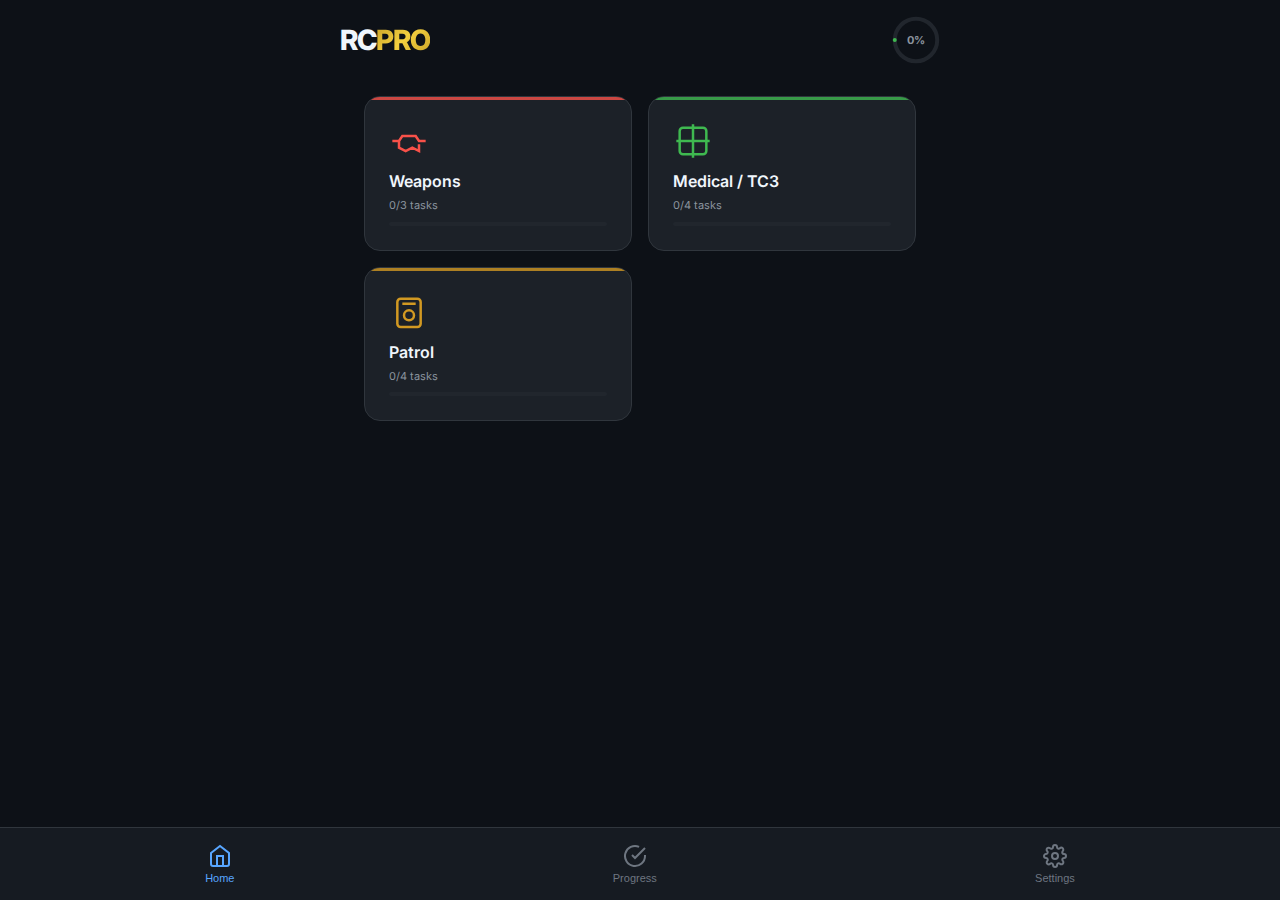
<file: index.html>
<!DOCTYPE html>
<html lang="en">
<head>
  <meta charset="UTF-8">
  <meta name="viewport" content="width=device-width, initial-scale=1.0, user-scalable=no">
  <meta name="theme-color" content="#1a1a2e">
  <meta name="apple-mobile-web-app-capable" content="yes">
  <meta name="apple-mobile-web-app-status-bar-style" content="black-translucent">
  <meta name="description" content="Ranger Challenge Training App - Study standards, track progress, and prepare for competition">
  
  <title>RC PRO - Ranger Challenge</title>
  
  <link rel="manifest" href="manifest.json">
  <link rel="apple-touch-icon" href="icons/icon-192.png">
  <link rel="preconnect" href="https://fonts.googleapis.com">
  <link rel="preconnect" href="https://fonts.gstatic.com" crossorigin>
  <link href="https://fonts.googleapis.com/css2?family=Inter:wght@400;500;600;700;800&display=swap" rel="stylesheet">
  <link rel="stylesheet" href="styles.css">
</head>
<body>
  <div id="app">
    <!-- Header -->
    <header class="header">
      <div class="header-content">
        <h1 class="logo">RC<span>PRO</span></h1>
        <div class="progress-ring">
          <svg viewBox="0 0 36 36">
            <path class="progress-bg" d="M18 2.0845 a 15.9155 15.9155 0 0 1 0 31.831 a 15.9155 15.9155 0 0 1 0 -31.831"/>
            <path class="progress-bar" stroke-dasharray="0, 100" d="M18 2.0845 a 15.9155 15.9155 0 0 1 0 31.831 a 15.9155 15.9155 0 0 1 0 -31.831"/>
          </svg>
          <span class="progress-text">0%</span>
        </div>
      </div>
    </header>

    <!-- Main Navigation -->
    <main class="main">
      <div class="category-grid" id="categories">
        <!-- Categories injected by JS -->
      </div>

      <!-- Task List View (hidden by default) -->
      <div class="task-view hidden" id="taskView">
        <button class="back-btn" id="backBtn">
          <svg viewBox="0 0 24 24" fill="none" stroke="currentColor" stroke-width="2">
            <path d="M19 12H5M12 19l-7-7 7-7"/>
          </svg>
          Back
        </button>
        <h2 class="task-view-title" id="taskViewTitle"></h2>
        <div class="task-list" id="taskList">
          <!-- Tasks injected by JS -->
        </div>
      </div>

      <!-- Task Detail View (hidden by default) -->
      <div class="detail-view hidden" id="detailView">
        <button class="back-btn" id="detailBackBtn">
          <svg viewBox="0 0 24 24" fill="none" stroke="currentColor" stroke-width="2">
            <path d="M19 12H5M12 19l-7-7 7-7"/>
          </svg>
          Back
        </button>
        <article class="detail-content" id="detailContent">
          <!-- Detail content injected by JS -->
        </article>
      </div>
    </main>

    <!-- Bottom Nav -->
    <nav class="bottom-nav">
      <button class="nav-btn active" data-view="home">
        <svg viewBox="0 0 24 24" fill="none" stroke="currentColor" stroke-width="2">
          <path d="M3 9l9-7 9 7v11a2 2 0 0 1-2 2H5a2 2 0 0 1-2-2z"/>
          <polyline points="9,22 9,12 15,12 15,22"/>
        </svg>
        <span>Home</span>
      </button>
      <button class="nav-btn" data-view="progress">
        <svg viewBox="0 0 24 24" fill="none" stroke="currentColor" stroke-width="2">
          <path d="M22 11.08V12a10 10 0 1 1-5.93-9.14"/>
          <polyline points="22 4 12 14.01 9 11.01"/>
        </svg>
        <span>Progress</span>
      </button>
      <button class="nav-btn" data-view="settings">
        <svg viewBox="0 0 24 24" fill="none" stroke="currentColor" stroke-width="2">
          <circle cx="12" cy="12" r="3"/>
          <path d="M19.4 15a1.65 1.65 0 0 0 .33 1.82l.06.06a2 2 0 0 1 0 2.83 2 2 0 0 1-2.83 0l-.06-.06a1.65 1.65 0 0 0-1.82-.33 1.65 1.65 0 0 0-1 1.51V21a2 2 0 0 1-2 2 2 2 0 0 1-2-2v-.09A1.65 1.65 0 0 0 9 19.4a1.65 1.65 0 0 0-1.82.33l-.06.06a2 2 0 0 1-2.83 0 2 2 0 0 1 0-2.83l.06-.06a1.65 1.65 0 0 0 .33-1.82 1.65 1.65 0 0 0-1.51-1H3a2 2 0 0 1-2-2 2 2 0 0 1 2-2h.09A1.65 1.65 0 0 0 4.6 9a1.65 1.65 0 0 0-.33-1.82l-.06-.06a2 2 0 0 1 0-2.83 2 2 0 0 1 2.83 0l.06.06a1.65 1.65 0 0 0 1.82.33H9a1.65 1.65 0 0 0 1-1.51V3a2 2 0 0 1 2-2 2 2 0 0 1 2 2v.09a1.65 1.65 0 0 0 1 1.51 1.65 1.65 0 0 0 1.82-.33l.06-.06a2 2 0 0 1 2.83 0 2 2 0 0 1 0 2.83l-.06.06a1.65 1.65 0 0 0-.33 1.82V9a1.65 1.65 0 0 0 1.51 1H21a2 2 0 0 1 2 2 2 2 0 0 1-2 2h-.09a1.65 1.65 0 0 0-1.51 1z"/>
        </svg>
        <span>Settings</span>
      </button>
    </nav>
  </div>

  <script src="data.js"></script>
  <script src="app.js"></script>
</body>
</html>
</file>
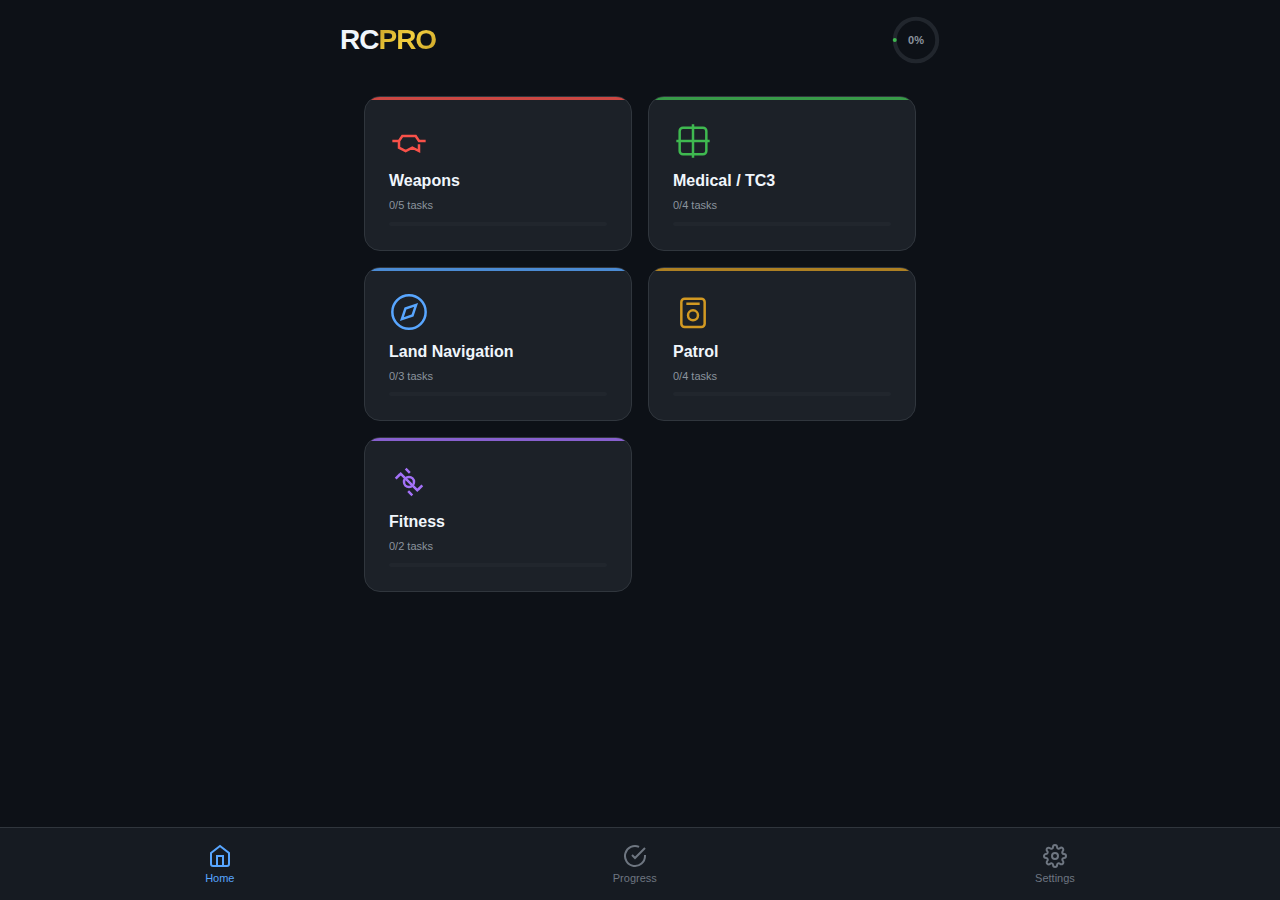
<file: ranger-challenge/index.html>
<!DOCTYPE html>
<html lang="en">

<head>
  <meta charset="UTF-8">
  <meta name="viewport" content="width=device-width, initial-scale=1.0, user-scalable=no">
  <meta name="theme-color" content="#1a1a2e">
  <meta name="apple-mobile-web-app-capable" content="yes">
  <meta name="apple-mobile-web-app-status-bar-style" content="black-translucent">
  <meta name="description"
    content="Ranger Challenge Training App - Study standards, track progress, and prepare for competition">

  <title>EIB PRO 2- Ranger Challenge Ed.</title>

  <link rel="manifest" href="manifest.json">
  <link rel="apple-touch-icon" href="icons/icon-192.png">
  <link rel="preconnect" href="https://fonts.googleapis.com">
  <link rel="preconnect" href="https://fonts.gstatic.com" crossorigin>
  <link href="https://fonts.googleapis.com/css2?family=Inter:wght@400;500;600;700;800&display=swap" rel="stylesheet">
  <link rel="stylesheet" href="styles.css">
</head>

<body>
  <div id="app">
    <!-- Header -->
    <header class="header">
      <div class="header-content">
        <h1 class="logo">RC<span>PRO</span></h1>
        <div class="progress-ring">
          <svg viewBox="0 0 36 36">
            <path class="progress-bg"
              d="M18 2.0845 a 15.9155 15.9155 0 0 1 0 31.831 a 15.9155 15.9155 0 0 1 0 -31.831" />
            <path class="progress-bar" stroke-dasharray="0, 100"
              d="M18 2.0845 a 15.9155 15.9155 0 0 1 0 31.831 a 15.9155 15.9155 0 0 1 0 -31.831" />
          </svg>
          <span class="progress-text">0%</span>
        </div>
      </div>
    </header>

    <!-- Main Navigation -->
    <main class="main">
      <div class="category-grid" id="categories">
        <!-- Categories injected by JS -->
      </div>

      <!-- Task List View (hidden by default) -->
      <div class="task-view hidden" id="taskView">
        <button class="back-btn" id="backBtn">
          <svg viewBox="0 0 24 24" fill="none" stroke="currentColor" stroke-width="2">
            <path d="M19 12H5M12 19l-7-7 7-7" />
          </svg>
          Back
        </button>
        <h2 class="task-view-title" id="taskViewTitle"></h2>
        <div class="task-list" id="taskList">
          <!-- Tasks injected by JS -->
        </div>
      </div>

      <!-- Task Detail View (hidden by default) -->
      <div class="detail-view hidden" id="detailView">
        <button class="back-btn" id="detailBackBtn">
          <svg viewBox="0 0 24 24" fill="none" stroke="currentColor" stroke-width="2">
            <path d="M19 12H5M12 19l-7-7 7-7" />
          </svg>
          Back
        </button>
        <article class="detail-content" id="detailContent">
          <!-- Detail content injected by JS -->
        </article>
      </div>
    </main>

    <!-- Bottom Nav -->
    <nav class="bottom-nav">
      <button class="nav-btn active" data-view="home">
        <svg viewBox="0 0 24 24" fill="none" stroke="currentColor" stroke-width="2">
          <path d="M3 9l9-7 9 7v11a2 2 0 0 1-2 2H5a2 2 0 0 1-2-2z" />
          <polyline points="9,22 9,12 15,12 15,22" />
        </svg>
        <span>Home</span>
      </button>
      <button class="nav-btn" data-view="progress">
        <svg viewBox="0 0 24 24" fill="none" stroke="currentColor" stroke-width="2">
          <path d="M22 11.08V12a10 10 0 1 1-5.93-9.14" />
          <polyline points="22 4 12 14.01 9 11.01" />
        </svg>
        <span>Progress</span>
      </button>
      <button class="nav-btn" data-view="settings">
        <svg viewBox="0 0 24 24" fill="none" stroke="currentColor" stroke-width="2">
          <circle cx="12" cy="12" r="3" />
          <path
            d="M19.4 15a1.65 1.65 0 0 0 .33 1.82l.06.06a2 2 0 0 1 0 2.83 2 2 0 0 1-2.83 0l-.06-.06a1.65 1.65 0 0 0-1.82-.33 1.65 1.65 0 0 0-1 1.51V21a2 2 0 0 1-2 2 2 2 0 0 1-2-2v-.09A1.65 1.65 0 0 0 9 19.4a1.65 1.65 0 0 0-1.82.33l-.06.06a2 2 0 0 1-2.83 0 2 2 0 0 1 0-2.83l.06-.06a1.65 1.65 0 0 0 .33-1.82 1.65 1.65 0 0 0-1.51-1H3a2 2 0 0 1-2-2 2 2 0 0 1 2-2h.09A1.65 1.65 0 0 0 4.6 9a1.65 1.65 0 0 0-.33-1.82l-.06-.06a2 2 0 0 1 0-2.83 2 2 0 0 1 2.83 0l.06.06a1.65 1.65 0 0 0 1.82.33H9a1.65 1.65 0 0 0 1-1.51V3a2 2 0 0 1 2-2 2 2 0 0 1 2 2v.09a1.65 1.65 0 0 0 1 1.51 1.65 1.65 0 0 0 1.82-.33l.06-.06a2 2 0 0 1 2.83 0 2 2 0 0 1 0 2.83l-.06.06a1.65 1.65 0 0 0-.33 1.82V9a1.65 1.65 0 0 0 1.51 1H21a2 2 0 0 1 2 2 2 2 0 0 1-2 2h-.09a1.65 1.65 0 0 0-1.51 1z" />
        </svg>
        <span>Settings</span>
      </button>
    </nav>
  </div>

  <script src="data.js"></script>
  <script src="app.js"></script>
</body>

</html>
</file>
<file: styles.css>
/* ===== CSS Variables / Design Tokens ===== */
:root {
  /* Colors - Dark Military Theme */
  --bg-primary: #0d1117;
  --bg-secondary: #161b22;
  --bg-tertiary: #21262d;
  --bg-card: #1c2128;
  --bg-card-hover: #252c35;

  --accent-primary: #58a6ff;
  --accent-success: #3fb950;
  --accent-warning: #d29922;
  --accent-danger: #f85149;
  --accent-gold: #c9a227;

  --text-primary: #f0f6fc;
  --text-secondary: #8b949e;
  --text-muted: #6e7681;

  --border-color: #30363d;
  --border-highlight: #58a6ff40;

  /* Gradients */
  --gradient-gold: linear-gradient(135deg, #c9a227 0%, #f4d03f 50%, #c9a227 100%);
  --gradient-accent: linear-gradient(135deg, #58a6ff 0%, #79c0ff 100%);
  --gradient-card: linear-gradient(180deg, rgba(88, 166, 255, 0.08) 0%, transparent 100%);

  /* Shadows */
  --shadow-sm: 0 1px 2px rgba(0, 0, 0, 0.3);
  --shadow-md: 0 4px 12px rgba(0, 0, 0, 0.4);
  --shadow-lg: 0 8px 24px rgba(0, 0, 0, 0.5);
  --shadow-glow: 0 0 20px rgba(88, 166, 255, 0.3);

  /* Spacing */
  --space-xs: 4px;
  --space-sm: 8px;
  --space-md: 16px;
  --space-lg: 24px;
  --space-xl: 32px;
  --space-2xl: 48px;

  /* Border Radius */
  --radius-sm: 8px;
  --radius-md: 12px;
  --radius-lg: 16px;
  --radius-full: 9999px;

  /* Typography */
  --font-family: 'Inter', -apple-system, BlinkMacSystemFont, 'Segoe UI', sans-serif;
  --font-size-xs: 11px;
  --font-size-sm: 13px;
  --font-size-base: 15px;
  --font-size-lg: 18px;
  --font-size-xl: 22px;
  --font-size-2xl: 28px;
  --font-size-3xl: 36px;

  /* Transitions */
  --transition-fast: 150ms ease;
  --transition-base: 250ms ease;
  --transition-slow: 400ms ease;

  /* Safe areas for iOS */
  --safe-top: env(safe-area-inset-top);
  --safe-bottom: env(safe-area-inset-bottom);
}

/* ===== Reset & Base ===== */
*,
*::before,
*::after {
  box-sizing: border-box;
  margin: 0;
  padding: 0;
}

html {
  -webkit-tap-highlight-color: transparent;
  -webkit-font-smoothing: antialiased;
  -moz-osx-font-smoothing: grayscale;
}

body {
  font-family: var(--font-family);
  font-size: var(--font-size-base);
  line-height: 1.5;
  color: var(--text-primary);
  background: var(--bg-primary);
  min-height: 100vh;
  overflow-x: hidden;
}

#app {
  display: flex;
  flex-direction: column;
  min-height: 100vh;
  min-height: 100dvh;
}

/* ===== Header ===== */
.header {
  position: sticky;
  top: 0;
  z-index: 100;
  background: linear-gradient(180deg, var(--bg-primary) 0%, var(--bg-primary) 85%, transparent 100%);
  padding: calc(var(--safe-top) + var(--space-md)) var(--space-md) var(--space-xl);
}

.header-content {
  display: flex;
  align-items: center;
  justify-content: space-between;
  max-width: 600px;
  margin: 0 auto;
}

.logo {
  font-size: var(--font-size-2xl);
  font-weight: 800;
  letter-spacing: -1px;
  color: var(--text-primary);
}

.logo span {
  background: var(--gradient-gold);
  -webkit-background-clip: text;
  background-clip: text;
  -webkit-text-fill-color: transparent;
}

/* Progress Ring */
.progress-ring {
  position: relative;
  width: 48px;
  height: 48px;
}

.progress-ring svg {
  width: 100%;
  height: 100%;
  transform: rotate(-90deg);
}

.progress-bg {
  fill: none;
  stroke: var(--bg-tertiary);
  stroke-width: 3;
}

.progress-bar {
  fill: none;
  stroke: url(#progressGradient);
  stroke: var(--accent-success);
  stroke-width: 3;
  stroke-linecap: round;
  transition: stroke-dasharray var(--transition-slow);
}

.progress-text {
  position: absolute;
  top: 50%;
  left: 50%;
  transform: translate(-50%, -50%);
  font-size: var(--font-size-xs);
  font-weight: 700;
  color: var(--text-secondary);
}

/* ===== Main Content ===== */
.main {
  flex: 1;
  padding: 0 var(--space-md) calc(var(--safe-bottom) + 80px);
  max-width: 600px;
  margin: 0 auto;
  width: 100%;
}

/* ===== Category Grid ===== */
.category-grid {
  display: grid;
  grid-template-columns: repeat(2, 1fr);
  gap: var(--space-md);
}

.category-card {
  position: relative;
  background: var(--bg-card);
  border: 1px solid var(--border-color);
  border-radius: var(--radius-lg);
  padding: var(--space-lg);
  cursor: pointer;
  transition: all var(--transition-base);
  overflow: hidden;
}

.category-card::before {
  content: '';
  position: absolute;
  top: 0;
  left: 0;
  right: 0;
  height: 3px;
  background: var(--card-accent, var(--accent-primary));
  opacity: 0.8;
}

.category-card::after {
  content: '';
  position: absolute;
  inset: 0;
  background: var(--gradient-card);
  opacity: 0;
  transition: opacity var(--transition-base);
}

.category-card:hover,
.category-card:active {
  transform: translateY(-2px);
  border-color: var(--border-highlight);
  box-shadow: var(--shadow-md);
}

.category-card:hover::after,
.category-card:active::after {
  opacity: 1;
}

.category-icon {
  width: 40px;
  height: 40px;
  margin-bottom: var(--space-sm);
  color: var(--card-accent, var(--accent-primary));
}

.category-title {
  font-size: var(--font-size-base);
  font-weight: 600;
  margin-bottom: var(--space-xs);
  color: var(--text-primary);
}

.category-meta {
  display: flex;
  align-items: center;
  gap: var(--space-xs);
  font-size: var(--font-size-xs);
  color: var(--text-secondary);
}

.category-progress {
  display: flex;
  align-items: center;
  gap: var(--space-xs);
}

.category-progress-bar {
  flex: 1;
  height: 4px;
  background: var(--bg-tertiary);
  border-radius: var(--radius-full);
  overflow: hidden;
  margin-top: var(--space-sm);
}

.category-progress-fill {
  height: 100%;
  background: var(--accent-success);
  border-radius: var(--radius-full);
  transition: width var(--transition-slow);
}

/* ===== Task View ===== */
.task-view,
.detail-view {
  animation: slideIn var(--transition-base) ease-out;
}

.task-view.hidden,
.detail-view.hidden {
  display: none;
}

@keyframes slideIn {
  from {
    opacity: 0;
    transform: translateX(20px);
  }

  to {
    opacity: 1;
    transform: translateX(0);
  }
}

.back-btn {
  display: inline-flex;
  align-items: center;
  gap: var(--space-sm);
  background: none;
  border: none;
  color: var(--accent-primary);
  font-size: var(--font-size-sm);
  font-weight: 500;
  cursor: pointer;
  padding: var(--space-sm) 0;
  margin-bottom: var(--space-md);
  transition: opacity var(--transition-fast);
}

.back-btn svg {
  width: 18px;
  height: 18px;
}

.back-btn:hover {
  opacity: 0.8;
}

.task-view-title {
  font-size: var(--font-size-xl);
  font-weight: 700;
  margin-bottom: var(--space-lg);
  color: var(--text-primary);
}

/* Task List */
.task-list {
  display: flex;
  flex-direction: column;
  gap: var(--space-sm);
}

.task-item {
  display: flex;
  align-items: center;
  gap: var(--space-md);
  background: var(--bg-card);
  border: 1px solid var(--border-color);
  border-radius: var(--radius-md);
  padding: var(--space-md);
  cursor: pointer;
  transition: all var(--transition-fast);
}

.task-item:hover,
.task-item:active {
  background: var(--bg-card-hover);
  border-color: var(--border-highlight);
}

.task-item.completed {
  opacity: 0.7;
}

.task-checkbox {
  flex-shrink: 0;
  width: 24px;
  height: 24px;
  border: 2px solid var(--border-color);
  border-radius: 6px;
  display: flex;
  align-items: center;
  justify-content: center;
  transition: all var(--transition-fast);
  cursor: pointer;
}

.task-checkbox:hover {
  border-color: var(--accent-success);
}

.task-checkbox.checked {
  background: var(--accent-success);
  border-color: var(--accent-success);
}

.task-checkbox svg {
  width: 14px;
  height: 14px;
  color: white;
  opacity: 0;
  transform: scale(0.5);
  transition: all var(--transition-fast);
}

.task-checkbox.checked svg {
  opacity: 1;
  transform: scale(1);
}

.task-info {
  flex: 1;
  min-width: 0;
}

.task-title {
  font-size: var(--font-size-sm);
  font-weight: 500;
  color: var(--text-primary);
  white-space: nowrap;
  overflow: hidden;
  text-overflow: ellipsis;
}

.task-item.completed .task-title {
  text-decoration: line-through;
  color: var(--text-secondary);
}

.task-time {
  font-size: var(--font-size-xs);
  color: var(--text-muted);
  margin-top: 2px;
}

.task-arrow {
  flex-shrink: 0;
  width: 20px;
  height: 20px;
  color: var(--text-muted);
}

/* ===== Detail View ===== */
.detail-content {
  background: var(--bg-card);
  border: 1px solid var(--border-color);
  border-radius: var(--radius-lg);
  padding: var(--space-lg);
}

.detail-header {
  margin-bottom: var(--space-lg);
  padding-bottom: var(--space-lg);
  border-bottom: 1px solid var(--border-color);
}

.detail-title {
  font-size: var(--font-size-lg);
  font-weight: 700;
  margin-bottom: var(--space-sm);
}

.detail-meta {
  display: flex;
  gap: var(--space-md);
  flex-wrap: wrap;
}

.detail-badge {
  display: inline-flex;
  align-items: center;
  gap: var(--space-xs);
  background: var(--bg-tertiary);
  padding: var(--space-xs) var(--space-sm);
  border-radius: var(--radius-full);
  font-size: var(--font-size-xs);
  font-weight: 500;
  color: var(--text-secondary);
}

.detail-badge.time {
  color: var(--accent-warning);
}

.detail-section {
  margin-bottom: var(--space-lg);
}

.detail-section:last-child {
  margin-bottom: 0;
}

.detail-section-title {
  font-size: var(--font-size-sm);
  font-weight: 600;
  color: var(--accent-primary);
  text-transform: uppercase;
  letter-spacing: 0.5px;
  margin-bottom: var(--space-sm);
}

.detail-section p,
.detail-section li {
  font-size: var(--font-size-sm);
  color: var(--text-secondary);
  line-height: 1.7;
}

.detail-section ul,
.detail-section ol {
  padding-left: var(--space-lg);
}

.detail-section li {
  margin-bottom: var(--space-xs);
}

.detail-section li::marker {
  color: var(--accent-primary);
}

.step-list {
  list-style: none;
  padding: 0;
  counter-reset: step;
}

.step-list li {
  position: relative;
  padding-left: var(--space-xl);
  padding-bottom: var(--space-md);
  border-left: 2px solid var(--border-color);
  margin-left: 12px;
}

.step-list li:last-child {
  border-left-color: transparent;
  padding-bottom: 0;
}

.step-list li::before {
  counter-increment: step;
  content: counter(step);
  position: absolute;
  left: -12px;
  top: 0;
  width: 24px;
  height: 24px;
  background: var(--bg-tertiary);
  border: 2px solid var(--accent-primary);
  border-radius: 50%;
  display: flex;
  align-items: center;
  justify-content: center;
  font-size: var(--font-size-xs);
  font-weight: 600;
  color: var(--accent-primary);
}

.substep-list {
  margin-top: var(--space-sm);
  padding-left: var(--space-md);
  list-style-type: lower-alpha;
}

.substep-list li {
  border-left: none;
  padding-left: 0;
  margin-left: 0;
  padding-bottom: var(--space-xs);
}

.substep-list li::before {
  display: none;
}

/* Mark Complete Button */
.mark-complete-btn {
  width: 100%;
  margin-top: var(--space-lg);
  padding: var(--space-md);
  background: var(--accent-success);
  border: none;
  border-radius: var(--radius-md);
  color: white;
  font-size: var(--font-size-base);
  font-weight: 600;
  cursor: pointer;
  transition: all var(--transition-fast);
}

.mark-complete-btn:hover {
  filter: brightness(1.1);
  transform: translateY(-1px);
}

.mark-complete-btn.completed {
  background: var(--bg-tertiary);
  color: var(--text-secondary);
}

/* ===== Bottom Navigation ===== */
.bottom-nav {
  position: fixed;
  bottom: 0;
  left: 0;
  right: 0;
  display: flex;
  justify-content: space-around;
  background: var(--bg-secondary);
  border-top: 1px solid var(--border-color);
  padding: var(--space-sm) var(--space-md) calc(var(--safe-bottom) + var(--space-sm));
  backdrop-filter: blur(10px);
  -webkit-backdrop-filter: blur(10px);
}

.nav-btn {
  display: flex;
  flex-direction: column;
  align-items: center;
  gap: 4px;
  background: none;
  border: none;
  padding: var(--space-sm) var(--space-md);
  color: var(--text-muted);
  cursor: pointer;
  transition: color var(--transition-fast);
  border-radius: var(--radius-sm);
}

.nav-btn svg {
  width: 24px;
  height: 24px;
}

.nav-btn span {
  font-size: var(--font-size-xs);
  font-weight: 500;
}

.nav-btn.active {
  color: var(--accent-primary);
}

.nav-btn:hover:not(.active) {
  color: var(--text-secondary);
}

/* ===== Progress View ===== */
.progress-view {
  padding: var(--space-lg) 0;
}

.progress-header {
  text-align: center;
  margin-bottom: var(--space-xl);
}

.progress-header h2 {
  font-size: var(--font-size-xl);
  font-weight: 700;
  margin-bottom: var(--space-sm);
}

.overall-progress {
  position: relative;
  width: 120px;
  height: 120px;
  margin: var(--space-lg) auto;
}

.overall-progress svg {
  width: 100%;
  height: 100%;
  transform: rotate(-90deg);
}

.overall-progress .progress-bg {
  stroke-width: 8;
}

.overall-progress .progress-bar {
  stroke-width: 8;
}

.overall-progress .progress-text {
  font-size: var(--font-size-xl);
  font-weight: 800;
  color: var(--text-primary);
}

.stats-grid {
  display: grid;
  grid-template-columns: repeat(3, 1fr);
  gap: var(--space-sm);
  margin-bottom: var(--space-xl);
}

.stat-card {
  background: var(--bg-card);
  border: 1px solid var(--border-color);
  border-radius: var(--radius-md);
  padding: var(--space-md);
  text-align: center;
}

.stat-value {
  font-size: var(--font-size-xl);
  font-weight: 700;
  color: var(--accent-primary);
}

.stat-label {
  font-size: var(--font-size-xs);
  color: var(--text-muted);
  margin-top: 2px;
}

/* ===== Settings View ===== */
.settings-view {
  padding: var(--space-lg) 0;
}

.settings-view h2 {
  font-size: var(--font-size-xl);
  font-weight: 700;
  margin-bottom: var(--space-lg);
}

.settings-section {
  margin-bottom: var(--space-xl);
}

.settings-section-title {
  font-size: var(--font-size-sm);
  font-weight: 600;
  color: var(--text-muted);
  text-transform: uppercase;
  letter-spacing: 0.5px;
  margin-bottom: var(--space-sm);
}

.settings-list {
  background: var(--bg-card);
  border: 1px solid var(--border-color);
  border-radius: var(--radius-md);
  overflow: hidden;
}

.settings-item {
  display: flex;
  align-items: center;
  justify-content: space-between;
  padding: var(--space-md);
  border-bottom: 1px solid var(--border-color);
  cursor: pointer;
  transition: background var(--transition-fast);
}

.settings-item:last-child {
  border-bottom: none;
}

.settings-item:hover {
  background: var(--bg-card-hover);
}

.settings-item-label {
  font-size: var(--font-size-sm);
  color: var(--text-primary);
}

.settings-item-value {
  font-size: var(--font-size-sm);
  color: var(--text-muted);
}

.reset-btn {
  width: 100%;
  padding: var(--space-md);
  background: transparent;
  border: 1px solid var(--accent-danger);
  border-radius: var(--radius-md);
  color: var(--accent-danger);
  font-size: var(--font-size-sm);
  font-weight: 500;
  cursor: pointer;
  transition: all var(--transition-fast);
}

.reset-btn:hover {
  background: var(--accent-danger);
  color: white;
}

/* ===== Utility Classes ===== */
.hidden {
  display: none !important;
}

/* ===== Responsive ===== */
@media (min-width: 480px) {
  .category-grid {
    grid-template-columns: repeat(2, 1fr);
  }
}

@media (min-width: 768px) {
  :root {
    --font-size-base: 16px;
  }

  .main {
    padding: 0 var(--space-lg) calc(var(--safe-bottom) + 100px);
  }
}

/* ===== Learn/Test Mode Components ===== */

/* Learn/Test Badge in Task List */
.learn-test-badge {
  display: inline-block;
  background: var(--accent-primary);
  color: white;
  padding: 1px 6px;
  border-radius: var(--radius-full);
  font-size: 10px;
  font-weight: 600;
  text-transform: uppercase;
  letter-spacing: 0.3px;
}

/* NO-GO Warning Box */
.no-go-warning {
  background: rgba(248, 81, 73, 0.15);
  border: 1px solid var(--accent-danger);
  border-radius: var(--radius-md);
  padding: var(--space-md);
  margin-bottom: var(--space-lg);
  font-size: var(--font-size-sm);
  color: var(--accent-danger);
}

/* Learn/Test Toggle */
.learn-test-toggle {
  display: flex;
  gap: var(--space-xs);
  background: var(--bg-tertiary);
  border-radius: var(--radius-md);
  padding: var(--space-xs);
  margin-bottom: var(--space-lg);
}

.mode-btn {
  flex: 1;
  background: none;
  border: none;
  padding: var(--space-sm) var(--space-md);
  border-radius: var(--radius-sm);
  font-size: var(--font-size-sm);
  font-weight: 600;
  color: var(--text-muted);
  cursor: pointer;
  transition: all var(--transition-fast);
}

.mode-btn:hover {
  color: var(--text-secondary);
}

.mode-btn.active {
  background: var(--accent-primary);
  color: white;
  box-shadow: var(--shadow-sm);
}

/* Mode Content Container */
.mode-content {
  min-height: 200px;
}

/* Format Grid (9-Line, etc) */
.format-grid {
  display: flex;
  flex-direction: column;
  gap: var(--space-md);
}

.format-line {
  background: var(--bg-tertiary);
  border-radius: var(--radius-sm);
  padding: var(--space-md);
  border-left: 3px solid var(--accent-primary);
}

.line-header {
  display: flex;
  align-items: center;
  gap: var(--space-sm);
  margin-bottom: var(--space-xs);
}

.line-number {
  background: var(--accent-primary);
  color: white;
  padding: 2px 8px;
  border-radius: var(--radius-full);
  font-size: var(--font-size-xs);
  font-weight: 700;
}

.line-desc {
  font-size: var(--font-size-sm);
  color: var(--text-muted);
  margin: var(--space-xs) 0;
}

.code-list {
  list-style: none;
  padding: 0;
  margin: var(--space-sm) 0 0 0;
}

.code-list li {
  font-family: 'SF Mono', 'Consolas', monospace;
  font-size: var(--font-size-xs);
  color: var(--accent-success);
  padding: 4px 0;
  border: none;
  margin: 0;
}

.code-list li::before {
  display: none;
}

.example {
  margin-top: var(--space-sm);
  font-size: var(--font-size-sm);
  color: var(--text-secondary);
}

.example code {
  background: var(--bg-primary);
  padding: 2px 6px;
  border-radius: 4px;
  font-family: 'SF Mono', 'Consolas', monospace;
  color: var(--accent-warning);
}

/* Tips Section */
.tips-section {
  background: rgba(63, 185, 80, 0.1);
  border: 1px solid rgba(63, 185, 80, 0.3);
  border-radius: var(--radius-md);
  padding: var(--space-md);
}

.tips-section ul {
  list-style: none;
  padding: 0;
}

.tips-section li {
  position: relative;
  padding-left: var(--space-lg);
  margin-bottom: var(--space-sm);
  font-size: var(--font-size-sm);
  border: none;
}

.tips-section li::before {
  content: '✓';
  position: absolute;
  left: 0;
  color: var(--accent-success);
  font-weight: bold;
}

/* Errors Section */
.errors-section {
  background: rgba(248, 81, 73, 0.1);
  border: 1px solid rgba(248, 81, 73, 0.3);
  border-radius: var(--radius-md);
  padding: var(--space-md);
}

.errors-section ul {
  list-style: none;
  padding: 0;
}

.errors-section li {
  position: relative;
  padding-left: var(--space-lg);
  margin-bottom: var(--space-sm);
  font-size: var(--font-size-sm);
  border: none;
}

.errors-section li::before {
  content: '✗';
  position: absolute;
  left: 0;
  color: var(--accent-danger);
  font-weight: bold;
}

/* Pocket Card */
.pocket-card {
  background: var(--bg-tertiary);
  border: 2px dashed var(--border-color);
  border-radius: var(--radius-md);
  padding: var(--space-md);
}

.card-content {
  display: flex;
  flex-direction: column;
  gap: var(--space-xs);
}

.card-line {
  font-family: 'SF Mono', 'Consolas', monospace;
  font-size: var(--font-size-xs);
  color: var(--text-secondary);
  padding: var(--space-xs) 0;
  border-bottom: 1px dotted var(--border-color);
}

.card-line:last-child {
  border-bottom: none;
}

/* Bracket Guide */
.bracket-guide {
  background: var(--bg-tertiary);
  border-radius: var(--radius-sm);
  padding: var(--space-md);
  margin-top: var(--space-sm);
}

.bracket-guide ul {
  list-style: none;
  padding: 0;
  margin-top: var(--space-sm);
}

.bracket-guide li {
  font-family: 'SF Mono', 'Consolas', monospace;
  font-size: var(--font-size-xs);
  color: var(--accent-warning);
  padding: 4px 0;
  border: none;
  margin: 0;
}

.bracket-guide li::before {
  display: none;
}

/* Setup Steps */
.setup-step {
  margin-bottom: var(--space-lg);
  padding-bottom: var(--space-md);
  border-bottom: 1px solid var(--border-color);
}

.setup-step:last-child {
  border-bottom: none;
  margin-bottom: 0;
  padding-bottom: 0;
}

.setup-step h4 {
  color: var(--accent-primary);
  font-size: var(--font-size-sm);
  margin-bottom: var(--space-sm);
}

/* Tip text */
.tip {
  background: rgba(88, 166, 255, 0.1);
  border-left: 3px solid var(--accent-primary);
  padding: var(--space-sm) var(--space-md);
  margin-top: var(--space-md);
  font-size: var(--font-size-sm);
  color: var(--text-secondary);
  border-radius: 0 var(--radius-sm) var(--radius-sm) 0;
}

/* ===== Test Mode Components ===== */

/* Scenario Navigation */
.scenario-nav,
.flashcard-nav {
  display: flex;
  align-items: center;
  justify-content: space-between;
  background: var(--bg-tertiary);
  border-radius: var(--radius-md);
  padding: var(--space-sm);
  margin-bottom: var(--space-lg);
}

.scenario-nav-btn {
  background: var(--bg-card);
  border: 1px solid var(--border-color);
  padding: var(--space-sm) var(--space-md);
  border-radius: var(--radius-sm);
  font-size: var(--font-size-sm);
  font-weight: 500;
  color: var(--text-secondary);
  cursor: pointer;
  transition: all var(--transition-fast);
}

.scenario-nav-btn:hover:not(:disabled) {
  background: var(--bg-card-hover);
  border-color: var(--accent-primary);
  color: var(--accent-primary);
}

.scenario-nav-btn:disabled {
  opacity: 0.3;
  cursor: not-allowed;
}

.scenario-counter {
  font-size: var(--font-size-sm);
  font-weight: 600;
  color: var(--text-muted);
}

/* Scenario Card */
.scenario-card {
  background: linear-gradient(135deg, rgba(210, 153, 34, 0.1) 0%, rgba(210, 153, 34, 0.05) 100%);
  border: 1px solid rgba(210, 153, 34, 0.3);
  border-radius: var(--radius-md);
  padding: var(--space-lg);
  margin-bottom: var(--space-lg);
}

.scenario-title {
  color: var(--accent-warning);
  font-size: var(--font-size-base);
  font-weight: 600;
  margin-bottom: var(--space-md);
}

.scenario-situation {
  font-size: var(--font-size-sm);
  color: var(--text-secondary);
  line-height: 1.7;
  margin-bottom: var(--space-md);
}

.scenario-info {
  font-size: var(--font-size-sm);
  color: var(--text-muted);
  margin-bottom: var(--space-xs);
}

/* Worksheet Section */
.worksheet-section {
  background: var(--bg-tertiary);
  border-radius: var(--radius-md);
  padding: var(--space-md);
  margin-bottom: var(--space-lg);
  text-align: center;
}

.worksheet-section h4 {
  color: var(--text-primary);
  margin-bottom: var(--space-xs);
}

.worksheet-instructions {
  font-size: var(--font-size-sm);
  color: var(--text-muted);
}

/* Reveal Answer Button */
.reveal-btn {
  width: 100%;
  padding: var(--space-md);
  background: var(--bg-tertiary);
  border: 2px solid var(--accent-primary);
  border-radius: var(--radius-md);
  color: var(--accent-primary);
  font-size: var(--font-size-base);
  font-weight: 600;
  cursor: pointer;
  transition: all var(--transition-fast);
  margin-bottom: var(--space-lg);
}

.reveal-btn:hover {
  background: var(--accent-primary);
  color: white;
}

.reveal-btn.revealed {
  background: var(--accent-success);
  border-color: var(--accent-success);
  color: white;
  cursor: default;
}

/* Answer Section */
.answer-section {
  background: rgba(63, 185, 80, 0.1);
  border: 1px solid rgba(63, 185, 80, 0.3);
  border-radius: var(--radius-md);
  padding: var(--space-lg);
  margin-bottom: var(--space-lg);
  animation: fadeIn var(--transition-base) ease-out;
}

.answer-section.hidden {
  display: none;
}

.answer-section.visible {
  display: block;
}

.answer-section h4 {
  color: var(--accent-success);
  margin-bottom: var(--space-md);
}

@keyframes fadeIn {
  from {
    opacity: 0;
    transform: translateY(10px);
  }

  to {
    opacity: 1;
    transform: translateY(0);
  }
}

.answer-grid {
  display: flex;
  flex-direction: column;
  gap: var(--space-sm);
}

.answer-line {
  background: var(--bg-tertiary);
  padding: var(--space-sm) var(--space-md);
  border-radius: var(--radius-sm);
  font-size: var(--font-size-sm);
  color: var(--text-secondary);
}

.answer-line.highlight {
  background: var(--accent-warning);
  color: var(--bg-primary);
  font-weight: 600;
  text-align: center;
}

.line-label {
  font-weight: 600;
  color: var(--accent-success);
  margin-right: var(--space-sm);
}

.answer-line.highlight .line-label {
  color: var(--bg-primary);
}

/* ===== Flashcard Components ===== */
.flashcard {
  perspective: 1000px;
  height: 280px;
  margin-bottom: var(--space-lg);
  cursor: pointer;
}

.flashcard-front,
.flashcard-back {
  position: absolute;
  width: 100%;
  height: 100%;
  backface-visibility: hidden;
  border-radius: var(--radius-lg);
  padding: var(--space-xl);
  display: flex;
  flex-direction: column;
  justify-content: center;
  align-items: center;
  text-align: center;
  transition: transform 0.6s ease;
  box-shadow: var(--shadow-md);
}

.flashcard-front {
  background: linear-gradient(135deg, var(--bg-card) 0%, var(--bg-tertiary) 100%);
  border: 2px solid var(--accent-primary);
}

.flashcard-front h3 {
  font-size: var(--font-size-xl);
  margin-bottom: var(--space-md);
  color: var(--text-primary);
}

.flashcard-type {
  background: var(--accent-primary);
  color: white;
  padding: var(--space-xs) var(--space-md);
  border-radius: var(--radius-full);
  font-size: var(--font-size-sm);
  font-weight: 600;
  margin-bottom: var(--space-lg);
}

.flashcard-hint {
  color: var(--text-muted);
  font-size: var(--font-size-sm);
}

.flashcard-back {
  background: linear-gradient(135deg, var(--accent-primary) 0%, #1a5fb4 100%);
  transform: rotateY(180deg);
  justify-content: flex-start;
  align-items: stretch;
  text-align: left;
  padding: var(--space-lg);
}

.flashcard-back h4 {
  color: white;
  margin-bottom: var(--space-md);
  text-align: center;
}

.flashcard-details {
  display: flex;
  flex-direction: column;
  gap: var(--space-xs);
}

.flashcard-details div {
  font-size: var(--font-size-sm);
  color: rgba(255, 255, 255, 0.9);
}

.flashcard-details .warning {
  background: rgba(248, 81, 73, 0.3);
  padding: var(--space-sm);
  border-radius: var(--radius-sm);
  margin-top: var(--space-sm);
}

.flashcard.flipped .flashcard-front {
  transform: rotateY(-180deg);
}

.flashcard.flipped .flashcard-back {
  transform: rotateY(0);
}

/* ===== Danger Close Section ===== */
.danger-close-section {
  background: rgba(248, 81, 73, 0.1);
  border: 2px solid var(--accent-danger);
  border-radius: var(--radius-md);
  padding: var(--space-lg);
}

.danger-definition {
  font-size: var(--font-size-sm);
  color: var(--text-secondary);
  line-height: 1.7;
  margin-bottom: var(--space-lg);
  padding: var(--space-md);
  background: var(--bg-tertiary);
  border-radius: var(--radius-sm);
  border-left: 4px solid var(--accent-danger);
}

.danger-distances {
  margin-bottom: var(--space-lg);
}

.danger-distances h4,
.danger-procedure h4 {
  color: var(--accent-danger);
  font-size: var(--font-size-sm);
  margin-bottom: var(--space-sm);
}

.distance-table {
  width: 100%;
  border-collapse: collapse;
  font-size: var(--font-size-sm);
}

.distance-table th,
.distance-table td {
  padding: var(--space-sm);
  text-align: left;
  border-bottom: 1px solid var(--border-color);
}

.distance-table th {
  background: var(--bg-tertiary);
  color: var(--text-primary);
  font-weight: 600;
}

.distance-table td {
  color: var(--text-secondary);
}

.distance-table td:last-child {
  color: var(--accent-danger);
  font-weight: 600;
}

.danger-procedure {
  margin-bottom: var(--space-lg);
}

.danger-procedure ol {
  padding-left: var(--space-lg);
}

.danger-procedure li {
  font-size: var(--font-size-sm);
  color: var(--text-secondary);
  margin-bottom: var(--space-sm);
}

.danger-warnings {
  display: flex;
  flex-direction: column;
  gap: var(--space-sm);
}

.warning-item {
  background: rgba(248, 81, 73, 0.2);
  padding: var(--space-sm) var(--space-md);
  border-radius: var(--radius-sm);
  font-size: var(--font-size-sm);
  color: var(--accent-danger);
  font-weight: 500;
}

/* ===== CFF Improved Sections ===== */
.section-intro {
  font-size: var(--font-size-sm);
  color: var(--text-secondary);
  line-height: 1.7;
  margin-bottom: var(--space-md);
  padding: var(--space-md);
  background: var(--bg-tertiary);
  border-radius: var(--radius-sm);
  border-left: 4px solid var(--accent-primary);
}

.examples-box {
  background: var(--bg-tertiary);
  border-radius: var(--radius-sm);
  padding: var(--space-md);
  margin-top: var(--space-sm);
}

.examples-box .example {
  margin-bottom: var(--space-xs);
}

.examples-box .example:last-child {
  margin-bottom: 0;
}

.element-list {
  padding-left: var(--space-lg);
  margin-bottom: var(--space-md);
}

.element-list li {
  font-size: var(--font-size-sm);
  color: var(--text-secondary);
  margin-bottom: var(--space-xs);
}

.mto-section {
  background: rgba(210, 153, 34, 0.1);
  border: 1px solid rgba(210, 153, 34, 0.3);
  border-radius: var(--radius-md);
  padding: var(--space-lg);
}

.mto-example {
  background: rgba(210, 153, 34, 0.2);
  padding: var(--space-md);
  border-radius: var(--radius-sm);
  margin-top: var(--space-sm);
}

.mto-example code {
  color: var(--accent-warning);
}

.adjust-subsection {
  margin-bottom: var(--space-lg);
  padding-bottom: var(--space-md);
  border-bottom: 1px solid var(--border-color);
}

.adjust-subsection:last-child {
  border-bottom: none;
  margin-bottom: 0;
}

.adjust-subsection h4 {
  color: var(--accent-primary);
  font-size: var(--font-size-sm);
  margin-bottom: var(--space-sm);
}

.key-rule {
  background: rgba(248, 81, 73, 0.15);
  border: 1px solid rgba(248, 81, 73, 0.4);
  color: var(--accent-danger);
  padding: var(--space-md);
  border-radius: var(--radius-sm);
  font-size: var(--font-size-sm);
  font-weight: 500;
  margin: var(--space-md) 0;
}

.shot-procedure {
  padding-left: var(--space-lg);
}

.shot-procedure li {
  font-size: var(--font-size-sm);
  color: var(--text-secondary);
  margin-bottom: var(--space-xs);
  font-family: var(--font-mono);
}
</file>
<file: ranger-challenge/styles.css>
/* ===== CSS Variables / Design Tokens ===== */
:root {
  /* Colors - Dark Military Theme */
  --bg-primary: #0d1117;
  --bg-secondary: #161b22;
  --bg-tertiary: #21262d;
  --bg-card: #1c2128;
  --bg-card-hover: #252c35;
  
  --accent-primary: #58a6ff;
  --accent-success: #3fb950;
  --accent-warning: #d29922;
  --accent-danger: #f85149;
  --accent-gold: #c9a227;
  
  --text-primary: #f0f6fc;
  --text-secondary: #8b949e;
  --text-muted: #6e7681;
  
  --border-color: #30363d;
  --border-highlight: #58a6ff40;
  
  /* Gradients */
  --gradient-gold: linear-gradient(135deg, #c9a227 0%, #f4d03f 50%, #c9a227 100%);
  --gradient-accent: linear-gradient(135deg, #58a6ff 0%, #79c0ff 100%);
  --gradient-card: linear-gradient(180deg, rgba(88, 166, 255, 0.08) 0%, transparent 100%);
  
  /* Shadows */
  --shadow-sm: 0 1px 2px rgba(0, 0, 0, 0.3);
  --shadow-md: 0 4px 12px rgba(0, 0, 0, 0.4);
  --shadow-lg: 0 8px 24px rgba(0, 0, 0, 0.5);
  --shadow-glow: 0 0 20px rgba(88, 166, 255, 0.3);
  
  /* Spacing */
  --space-xs: 4px;
  --space-sm: 8px;
  --space-md: 16px;
  --space-lg: 24px;
  --space-xl: 32px;
  --space-2xl: 48px;
  
  /* Border Radius */
  --radius-sm: 8px;
  --radius-md: 12px;
  --radius-lg: 16px;
  --radius-full: 9999px;
  
  /* Typography */
  --font-family: 'Inter', -apple-system, BlinkMacSystemFont, 'Segoe UI', sans-serif;
  --font-size-xs: 11px;
  --font-size-sm: 13px;
  --font-size-base: 15px;
  --font-size-lg: 18px;
  --font-size-xl: 22px;
  --font-size-2xl: 28px;
  --font-size-3xl: 36px;
  
  /* Transitions */
  --transition-fast: 150ms ease;
  --transition-base: 250ms ease;
  --transition-slow: 400ms ease;
  
  /* Safe areas for iOS */
  --safe-top: env(safe-area-inset-top);
  --safe-bottom: env(safe-area-inset-bottom);
}

/* ===== Reset & Base ===== */
*, *::before, *::after {
  box-sizing: border-box;
  margin: 0;
  padding: 0;
}

html {
  -webkit-tap-highlight-color: transparent;
  -webkit-font-smoothing: antialiased;
  -moz-osx-font-smoothing: grayscale;
}

body {
  font-family: var(--font-family);
  font-size: var(--font-size-base);
  line-height: 1.5;
  color: var(--text-primary);
  background: var(--bg-primary);
  min-height: 100vh;
  overflow-x: hidden;
}

#app {
  display: flex;
  flex-direction: column;
  min-height: 100vh;
  min-height: 100dvh;
}

/* ===== Header ===== */
.header {
  position: sticky;
  top: 0;
  z-index: 100;
  background: linear-gradient(180deg, var(--bg-primary) 0%, var(--bg-primary) 85%, transparent 100%);
  padding: calc(var(--safe-top) + var(--space-md)) var(--space-md) var(--space-xl);
}

.header-content {
  display: flex;
  align-items: center;
  justify-content: space-between;
  max-width: 600px;
  margin: 0 auto;
}

.logo {
  font-size: var(--font-size-2xl);
  font-weight: 800;
  letter-spacing: -1px;
  color: var(--text-primary);
}

.logo span {
  background: var(--gradient-gold);
  -webkit-background-clip: text;
  background-clip: text;
  -webkit-text-fill-color: transparent;
}

/* Progress Ring */
.progress-ring {
  position: relative;
  width: 48px;
  height: 48px;
}

.progress-ring svg {
  width: 100%;
  height: 100%;
  transform: rotate(-90deg);
}

.progress-bg {
  fill: none;
  stroke: var(--bg-tertiary);
  stroke-width: 3;
}

.progress-bar {
  fill: none;
  stroke: url(#progressGradient);
  stroke: var(--accent-success);
  stroke-width: 3;
  stroke-linecap: round;
  transition: stroke-dasharray var(--transition-slow);
}

.progress-text {
  position: absolute;
  top: 50%;
  left: 50%;
  transform: translate(-50%, -50%);
  font-size: var(--font-size-xs);
  font-weight: 700;
  color: var(--text-secondary);
}

/* ===== Main Content ===== */
.main {
  flex: 1;
  padding: 0 var(--space-md) calc(var(--safe-bottom) + 80px);
  max-width: 600px;
  margin: 0 auto;
  width: 100%;
}

/* ===== Category Grid ===== */
.category-grid {
  display: grid;
  grid-template-columns: repeat(2, 1fr);
  gap: var(--space-md);
}

.category-card {
  position: relative;
  background: var(--bg-card);
  border: 1px solid var(--border-color);
  border-radius: var(--radius-lg);
  padding: var(--space-lg);
  cursor: pointer;
  transition: all var(--transition-base);
  overflow: hidden;
}

.category-card::before {
  content: '';
  position: absolute;
  top: 0;
  left: 0;
  right: 0;
  height: 3px;
  background: var(--card-accent, var(--accent-primary));
  opacity: 0.8;
}

.category-card::after {
  content: '';
  position: absolute;
  inset: 0;
  background: var(--gradient-card);
  opacity: 0;
  transition: opacity var(--transition-base);
}

.category-card:hover,
.category-card:active {
  transform: translateY(-2px);
  border-color: var(--border-highlight);
  box-shadow: var(--shadow-md);
}

.category-card:hover::after,
.category-card:active::after {
  opacity: 1;
}

.category-icon {
  width: 40px;
  height: 40px;
  margin-bottom: var(--space-sm);
  color: var(--card-accent, var(--accent-primary));
}

.category-title {
  font-size: var(--font-size-base);
  font-weight: 600;
  margin-bottom: var(--space-xs);
  color: var(--text-primary);
}

.category-meta {
  display: flex;
  align-items: center;
  gap: var(--space-xs);
  font-size: var(--font-size-xs);
  color: var(--text-secondary);
}

.category-progress {
  display: flex;
  align-items: center;
  gap: var(--space-xs);
}

.category-progress-bar {
  flex: 1;
  height: 4px;
  background: var(--bg-tertiary);
  border-radius: var(--radius-full);
  overflow: hidden;
  margin-top: var(--space-sm);
}

.category-progress-fill {
  height: 100%;
  background: var(--accent-success);
  border-radius: var(--radius-full);
  transition: width var(--transition-slow);
}

/* ===== Task View ===== */
.task-view,
.detail-view {
  animation: slideIn var(--transition-base) ease-out;
}

.task-view.hidden,
.detail-view.hidden {
  display: none;
}

@keyframes slideIn {
  from {
    opacity: 0;
    transform: translateX(20px);
  }
  to {
    opacity: 1;
    transform: translateX(0);
  }
}

.back-btn {
  display: inline-flex;
  align-items: center;
  gap: var(--space-sm);
  background: none;
  border: none;
  color: var(--accent-primary);
  font-size: var(--font-size-sm);
  font-weight: 500;
  cursor: pointer;
  padding: var(--space-sm) 0;
  margin-bottom: var(--space-md);
  transition: opacity var(--transition-fast);
}

.back-btn svg {
  width: 18px;
  height: 18px;
}

.back-btn:hover {
  opacity: 0.8;
}

.task-view-title {
  font-size: var(--font-size-xl);
  font-weight: 700;
  margin-bottom: var(--space-lg);
  color: var(--text-primary);
}

/* Task List */
.task-list {
  display: flex;
  flex-direction: column;
  gap: var(--space-sm);
}

.task-item {
  display: flex;
  align-items: center;
  gap: var(--space-md);
  background: var(--bg-card);
  border: 1px solid var(--border-color);
  border-radius: var(--radius-md);
  padding: var(--space-md);
  cursor: pointer;
  transition: all var(--transition-fast);
}

.task-item:hover,
.task-item:active {
  background: var(--bg-card-hover);
  border-color: var(--border-highlight);
}

.task-item.completed {
  opacity: 0.7;
}

.task-checkbox {
  flex-shrink: 0;
  width: 24px;
  height: 24px;
  border: 2px solid var(--border-color);
  border-radius: 6px;
  display: flex;
  align-items: center;
  justify-content: center;
  transition: all var(--transition-fast);
  cursor: pointer;
}

.task-checkbox:hover {
  border-color: var(--accent-success);
}

.task-checkbox.checked {
  background: var(--accent-success);
  border-color: var(--accent-success);
}

.task-checkbox svg {
  width: 14px;
  height: 14px;
  color: white;
  opacity: 0;
  transform: scale(0.5);
  transition: all var(--transition-fast);
}

.task-checkbox.checked svg {
  opacity: 1;
  transform: scale(1);
}

.task-info {
  flex: 1;
  min-width: 0;
}

.task-title {
  font-size: var(--font-size-sm);
  font-weight: 500;
  color: var(--text-primary);
  white-space: nowrap;
  overflow: hidden;
  text-overflow: ellipsis;
}

.task-item.completed .task-title {
  text-decoration: line-through;
  color: var(--text-secondary);
}

.task-time {
  font-size: var(--font-size-xs);
  color: var(--text-muted);
  margin-top: 2px;
}

.task-arrow {
  flex-shrink: 0;
  width: 20px;
  height: 20px;
  color: var(--text-muted);
}

/* ===== Detail View ===== */
.detail-content {
  background: var(--bg-card);
  border: 1px solid var(--border-color);
  border-radius: var(--radius-lg);
  padding: var(--space-lg);
}

.detail-header {
  margin-bottom: var(--space-lg);
  padding-bottom: var(--space-lg);
  border-bottom: 1px solid var(--border-color);
}

.detail-title {
  font-size: var(--font-size-lg);
  font-weight: 700;
  margin-bottom: var(--space-sm);
}

.detail-meta {
  display: flex;
  gap: var(--space-md);
  flex-wrap: wrap;
}

.detail-badge {
  display: inline-flex;
  align-items: center;
  gap: var(--space-xs);
  background: var(--bg-tertiary);
  padding: var(--space-xs) var(--space-sm);
  border-radius: var(--radius-full);
  font-size: var(--font-size-xs);
  font-weight: 500;
  color: var(--text-secondary);
}

.detail-badge.time {
  color: var(--accent-warning);
}

.detail-section {
  margin-bottom: var(--space-lg);
}

.detail-section:last-child {
  margin-bottom: 0;
}

.detail-section-title {
  font-size: var(--font-size-sm);
  font-weight: 600;
  color: var(--accent-primary);
  text-transform: uppercase;
  letter-spacing: 0.5px;
  margin-bottom: var(--space-sm);
}

.detail-section p,
.detail-section li {
  font-size: var(--font-size-sm);
  color: var(--text-secondary);
  line-height: 1.7;
}

.detail-section ul,
.detail-section ol {
  padding-left: var(--space-lg);
}

.detail-section li {
  margin-bottom: var(--space-xs);
}

.detail-section li::marker {
  color: var(--accent-primary);
}

.step-list {
  list-style: none;
  padding: 0;
  counter-reset: step;
}

.step-list li {
  position: relative;
  padding-left: var(--space-xl);
  padding-bottom: var(--space-md);
  border-left: 2px solid var(--border-color);
  margin-left: 12px;
}

.step-list li:last-child {
  border-left-color: transparent;
  padding-bottom: 0;
}

.step-list li::before {
  counter-increment: step;
  content: counter(step);
  position: absolute;
  left: -12px;
  top: 0;
  width: 24px;
  height: 24px;
  background: var(--bg-tertiary);
  border: 2px solid var(--accent-primary);
  border-radius: 50%;
  display: flex;
  align-items: center;
  justify-content: center;
  font-size: var(--font-size-xs);
  font-weight: 600;
  color: var(--accent-primary);
}

.substep-list {
  margin-top: var(--space-sm);
  padding-left: var(--space-md);
  list-style-type: lower-alpha;
}

.substep-list li {
  border-left: none;
  padding-left: 0;
  margin-left: 0;
  padding-bottom: var(--space-xs);
}

.substep-list li::before {
  display: none;
}

/* Mark Complete Button */
.mark-complete-btn {
  width: 100%;
  margin-top: var(--space-lg);
  padding: var(--space-md);
  background: var(--accent-success);
  border: none;
  border-radius: var(--radius-md);
  color: white;
  font-size: var(--font-size-base);
  font-weight: 600;
  cursor: pointer;
  transition: all var(--transition-fast);
}

.mark-complete-btn:hover {
  filter: brightness(1.1);
  transform: translateY(-1px);
}

.mark-complete-btn.completed {
  background: var(--bg-tertiary);
  color: var(--text-secondary);
}

/* ===== Bottom Navigation ===== */
.bottom-nav {
  position: fixed;
  bottom: 0;
  left: 0;
  right: 0;
  display: flex;
  justify-content: space-around;
  background: var(--bg-secondary);
  border-top: 1px solid var(--border-color);
  padding: var(--space-sm) var(--space-md) calc(var(--safe-bottom) + var(--space-sm));
  backdrop-filter: blur(10px);
  -webkit-backdrop-filter: blur(10px);
}

.nav-btn {
  display: flex;
  flex-direction: column;
  align-items: center;
  gap: 4px;
  background: none;
  border: none;
  padding: var(--space-sm) var(--space-md);
  color: var(--text-muted);
  cursor: pointer;
  transition: color var(--transition-fast);
  border-radius: var(--radius-sm);
}

.nav-btn svg {
  width: 24px;
  height: 24px;
}

.nav-btn span {
  font-size: var(--font-size-xs);
  font-weight: 500;
}

.nav-btn.active {
  color: var(--accent-primary);
}

.nav-btn:hover:not(.active) {
  color: var(--text-secondary);
}

/* ===== Progress View ===== */
.progress-view {
  padding: var(--space-lg) 0;
}

.progress-header {
  text-align: center;
  margin-bottom: var(--space-xl);
}

.progress-header h2 {
  font-size: var(--font-size-xl);
  font-weight: 700;
  margin-bottom: var(--space-sm);
}

.overall-progress {
  position: relative;
  width: 120px;
  height: 120px;
  margin: var(--space-lg) auto;
}

.overall-progress svg {
  width: 100%;
  height: 100%;
  transform: rotate(-90deg);
}

.overall-progress .progress-bg {
  stroke-width: 8;
}

.overall-progress .progress-bar {
  stroke-width: 8;
}

.overall-progress .progress-text {
  font-size: var(--font-size-xl);
  font-weight: 800;
  color: var(--text-primary);
}

.stats-grid {
  display: grid;
  grid-template-columns: repeat(3, 1fr);
  gap: var(--space-sm);
  margin-bottom: var(--space-xl);
}

.stat-card {
  background: var(--bg-card);
  border: 1px solid var(--border-color);
  border-radius: var(--radius-md);
  padding: var(--space-md);
  text-align: center;
}

.stat-value {
  font-size: var(--font-size-xl);
  font-weight: 700;
  color: var(--accent-primary);
}

.stat-label {
  font-size: var(--font-size-xs);
  color: var(--text-muted);
  margin-top: 2px;
}

/* ===== Settings View ===== */
.settings-view {
  padding: var(--space-lg) 0;
}

.settings-view h2 {
  font-size: var(--font-size-xl);
  font-weight: 700;
  margin-bottom: var(--space-lg);
}

.settings-section {
  margin-bottom: var(--space-xl);
}

.settings-section-title {
  font-size: var(--font-size-sm);
  font-weight: 600;
  color: var(--text-muted);
  text-transform: uppercase;
  letter-spacing: 0.5px;
  margin-bottom: var(--space-sm);
}

.settings-list {
  background: var(--bg-card);
  border: 1px solid var(--border-color);
  border-radius: var(--radius-md);
  overflow: hidden;
}

.settings-item {
  display: flex;
  align-items: center;
  justify-content: space-between;
  padding: var(--space-md);
  border-bottom: 1px solid var(--border-color);
  cursor: pointer;
  transition: background var(--transition-fast);
}

.settings-item:last-child {
  border-bottom: none;
}

.settings-item:hover {
  background: var(--bg-card-hover);
}

.settings-item-label {
  font-size: var(--font-size-sm);
  color: var(--text-primary);
}

.settings-item-value {
  font-size: var(--font-size-sm);
  color: var(--text-muted);
}

.reset-btn {
  width: 100%;
  padding: var(--space-md);
  background: transparent;
  border: 1px solid var(--accent-danger);
  border-radius: var(--radius-md);
  color: var(--accent-danger);
  font-size: var(--font-size-sm);
  font-weight: 500;
  cursor: pointer;
  transition: all var(--transition-fast);
}

.reset-btn:hover {
  background: var(--accent-danger);
  color: white;
}

/* ===== Utility Classes ===== */
.hidden {
  display: none !important;
}

/* ===== Responsive ===== */
@media (min-width: 480px) {
  .category-grid {
    grid-template-columns: repeat(2, 1fr);
  }
}

@media (min-width: 768px) {
  :root {
    --font-size-base: 16px;
  }
  
  .main {
    padding: 0 var(--space-lg) calc(var(--safe-bottom) + 100px);
  }
}
</file>
